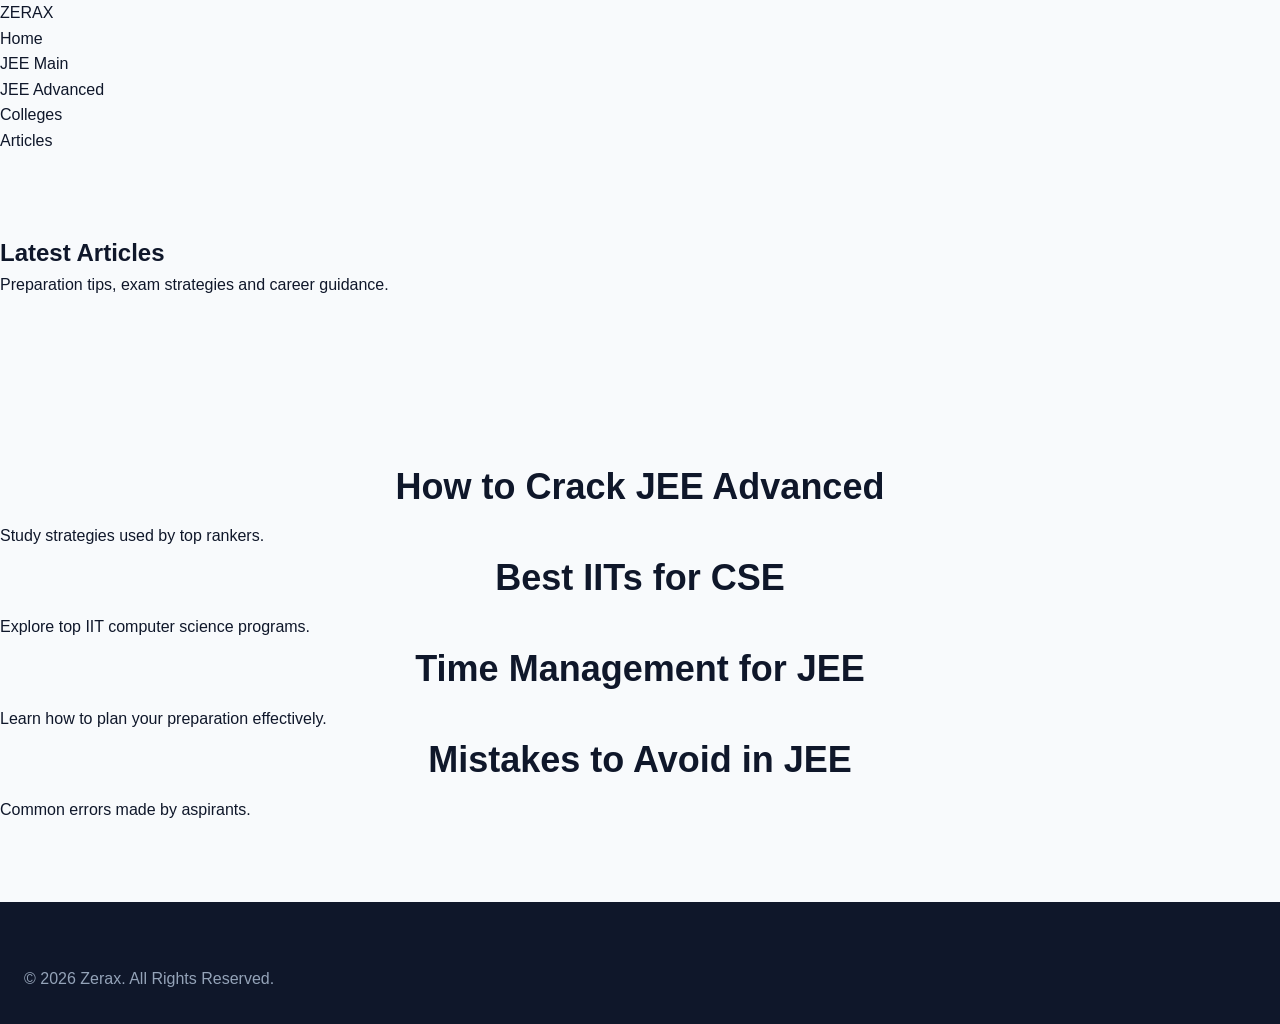
<file: articles.html>
<!DOCTYPE html>
<html lang="en">
<head>
    <meta charset="UTF-8">
    <meta name="viewport" content="width=device-width, initial-scale=1.0">
    <title>Articles - Zerax</title>
    <link rel="stylesheet" href="style.css">
</head>
<body>

<nav>
    <div class="logo">ZERAX</div>

    <ul>
        <li><a href="index.html">Home</a></li>
        <li><a href="jee-main.html">JEE Main</a></li>
        <li><a href="jee-advanced.html">JEE Advanced</a></li>
        <li><a href="colleges.html">Colleges</a></li>
        <li><a href="articles.html">Articles</a></li>
    </ul>
</nav>

<section class="exam-hero">
    <h1>Latest Articles</h1>
    <p>Preparation tips, exam strategies and career guidance.</p>
</section>

<section class="info-section">

    <div class="info-card">
        <h2>How to Crack JEE Advanced</h2>
        <p>Study strategies used by top rankers.</p>
    </div>

    <div class="info-card">
        <h2>Best IITs for CSE</h2>
        <p>Explore top IIT computer science programs.</p>
    </div>

    <div class="info-card">
        <h2>Time Management for JEE</h2>
        <p>Learn how to plan your preparation effectively.</p>
    </div>

    <div class="info-card">
        <h2>Mistakes to Avoid in JEE</h2>
        <p>Common errors made by aspirants.</p>
    </div>

</section>

<footer>
    <p>© 2026 Zerax. All Rights Reserved.</p>
</footer>
<link rel="stylesheet" href="style.css">
</body>
</html>
</file>
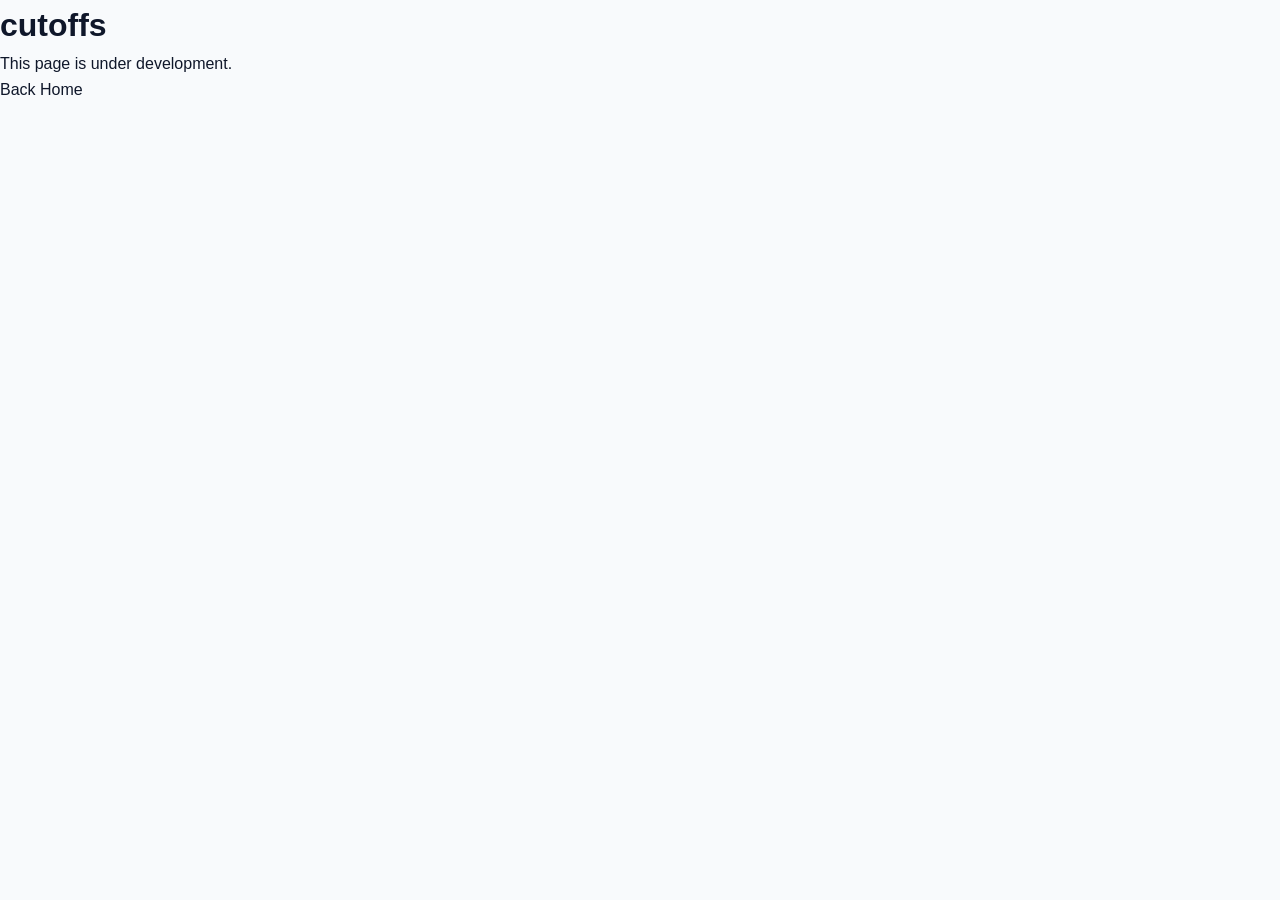
<file: cutoffs.html>
<!DOCTYPE html>
<html>
<head>
    <title>cutoffs - Zerax</title>
    <link rel="stylesheet" href="style.css">
</head>
<body>

<h1>cutoffs</h1>
<p>This page is under development.</p>

<a href="index.html">Back Home</a>

</body>
</html>
</file>
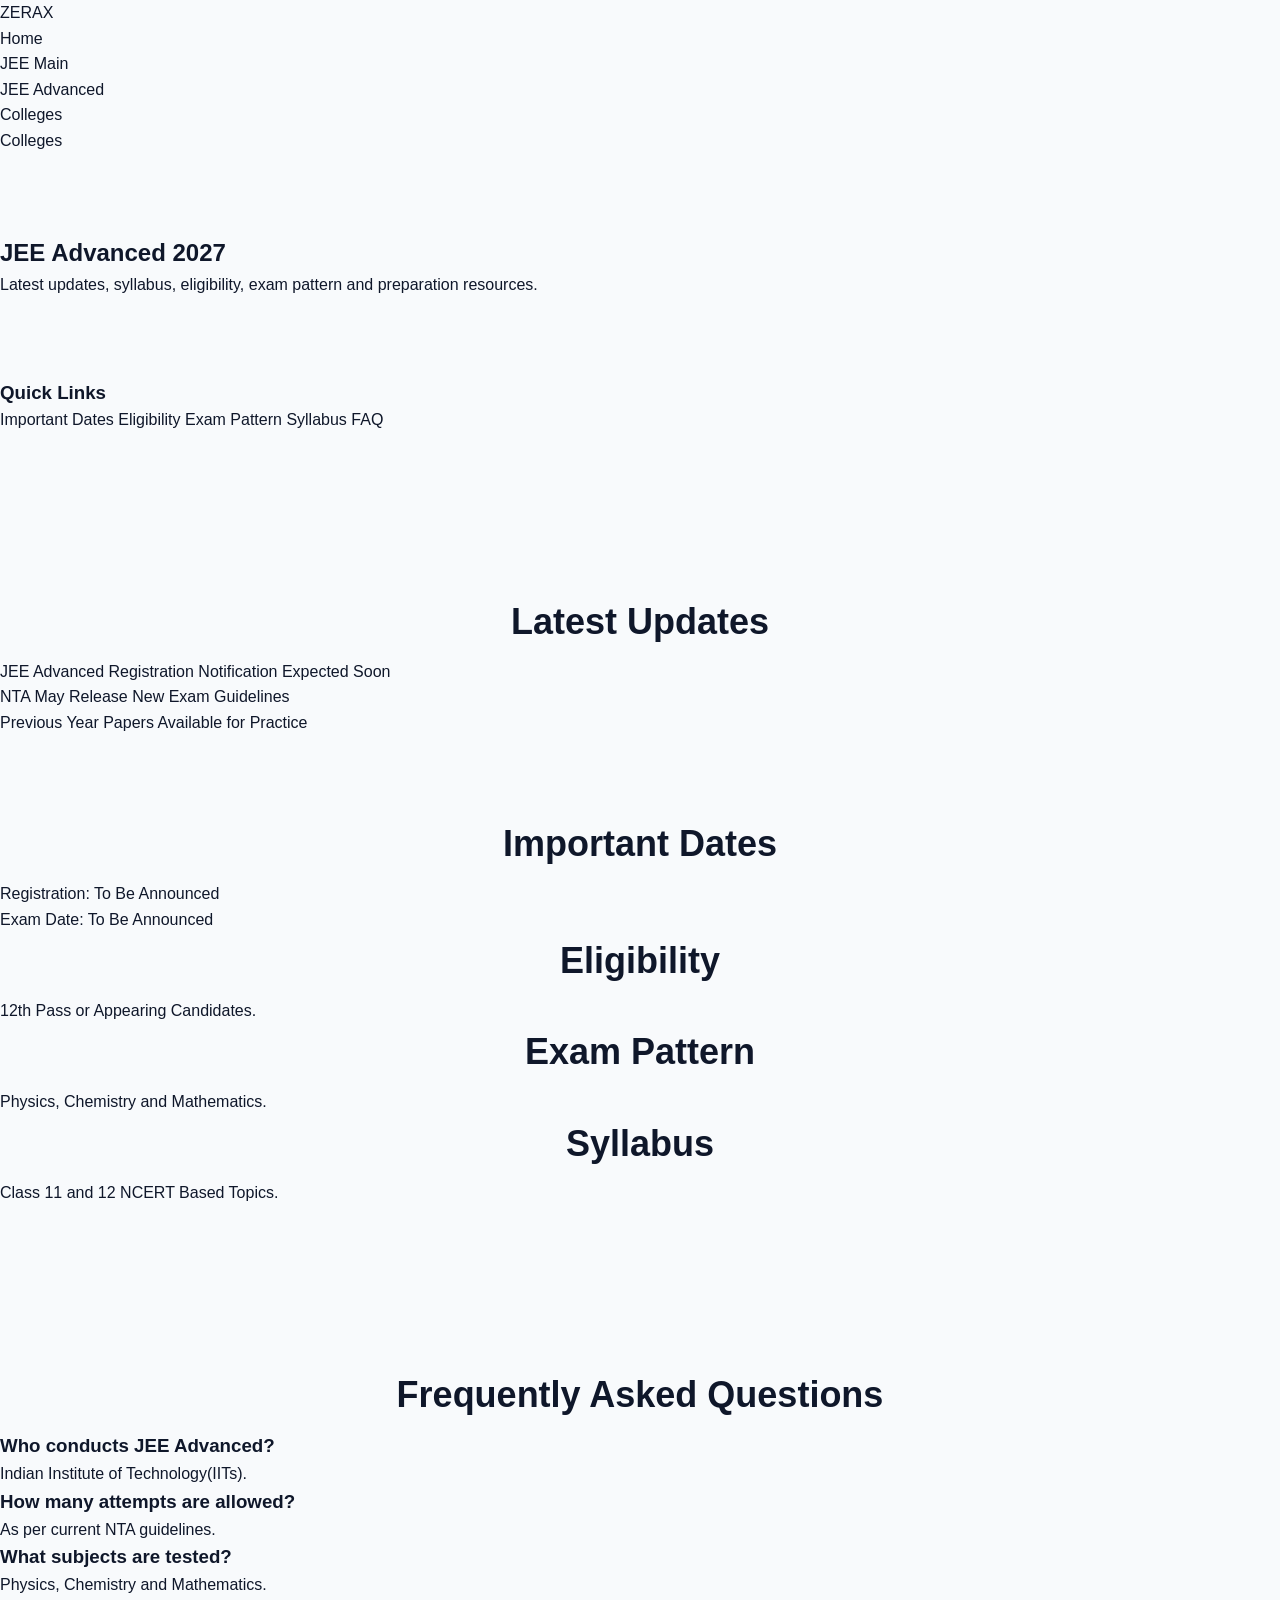
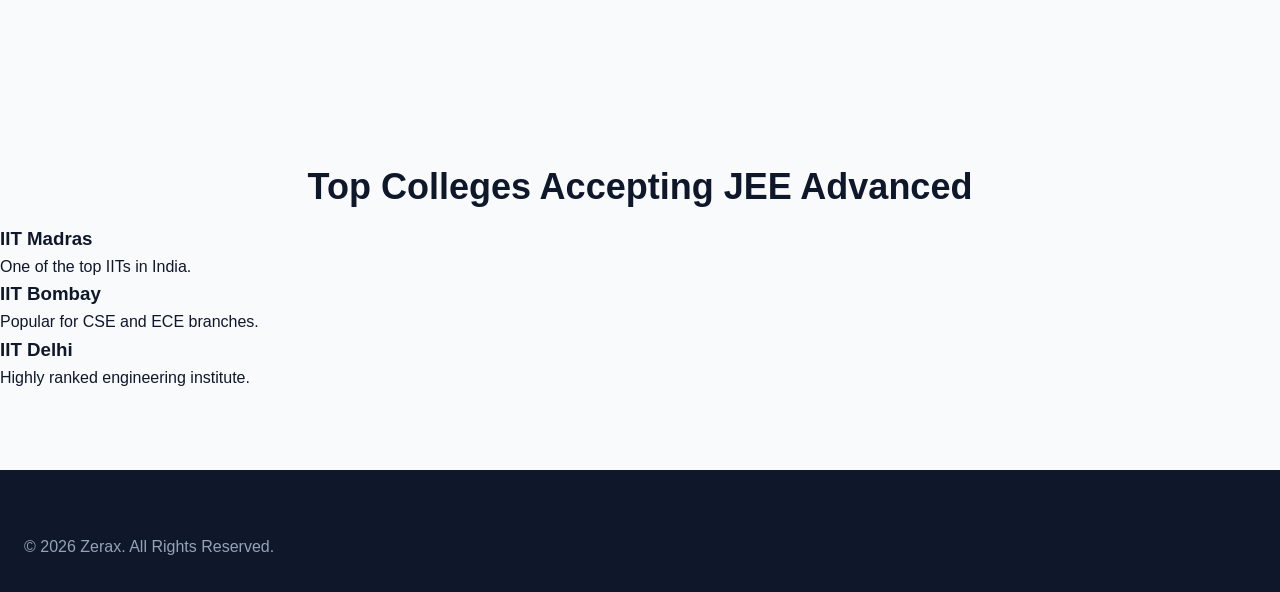
<file: jee-advanced.html>
<!DOCTYPE html>
<html lang="en">
<head>
    <meta charset="UTF-8">
    <meta name="viewport" content="width=device-width, initial-scale=1.0">
    <title>JEE Advanced 2027 - Zerax</title>
    <link rel="stylesheet" href="style.css">
</head>
<body>

<nav>
    <div class="logo">ZERAX</div>

    <ul>
         <li><a href="index.html">Home</a></li>
        <li><a href="jee-main.html">JEE Main</a></li>
        <li><a href="jee-advanced.html">JEE Advanced</a></li>
        <li><a href="colleges.html">Colleges</a></li>
        <li><a href="artcles.html">Colleges</a></li>
    </ul>
</nav>

<section class="exam-hero">
    <h1>JEE Advanced 2027</h1>
    <p>Latest updates, syllabus, eligibility, exam pattern and preparation resources.</p>
</section>

<div class="page-layout">

    <aside class="sidebar">
        <h3>Quick Links</h3>

        <a href="#">Important Dates</a>
        <a href="#">Eligibility</a>
        <a href="#">Exam Pattern</a>
        <a href="#">Syllabus</a>
        <a href="#">FAQ</a>
    </aside>

    <main class="content-area">

        <!-- Put all your existing cards and FAQ section here -->

    </main>

</div>

<section class="info-section">
<section class="latest-updates">

    <h2>Latest Updates</h2>

    <div class="update-card">
        JEE Advanced Registration Notification Expected Soon
    </div>

    <div class="update-card">
        NTA May Release New Exam Guidelines
    </div>

    <div class="update-card">
        Previous Year Papers Available for Practice
    </div>

</section>
    <div class="info-card">
        <h2>Important Dates</h2>
        <p>Registration: To Be Announced</p>
        <p>Exam Date: To Be Announced</p>
    </div>
  
    <div class="info-card">
        <h2>Eligibility</h2>
        <p>12th Pass or Appearing Candidates.</p>
    </div>

    <div class="info-card">
        <h2>Exam Pattern</h2>
        <p>Physics, Chemistry and Mathematics.</p>
    </div>

    <div class="info-card">
        <h2>Syllabus</h2>
        <p>Class 11 and 12 NCERT Based Topics.</p>
    </div>
</section>
<section class="faq-section">

    <h2>Frequently Asked Questions</h2>

    <div class="faq-card">
        <h3>Who conducts JEE Advanced?</h3>
        <p>Indian Institute of Technology(IITs).</p>
    </div>

    <div class="faq-card">
        <h3>How many attempts are allowed?</h3>
        <p>As per current NTA guidelines.</p>
    </div>

    <div class="faq-card">
        <h3>What subjects are tested?</h3>
        <p>Physics, Chemistry and Mathematics.</p>
    </div>

</section>

<section class="top-colleges">

    <h2>Top Colleges Accepting JEE Advanced</h2>

    <div class="college-card">
        <h3>IIT Madras</h3>
        <p>One of the top IITs in India.</p>
    </div>

    <div class="college-card">
        <h3>IIT Bombay</h3>
        <p>Popular for CSE and ECE branches.</p>
    </div>

    <div class="college-card">
        <h3>IIT Delhi</h3>
        <p>Highly ranked engineering institute.</p>
    </div>

</section>

<footer>
    <p>© 2026 Zerax. All Rights Reserved.</p>
</footer>

</body>
</html>
</file>
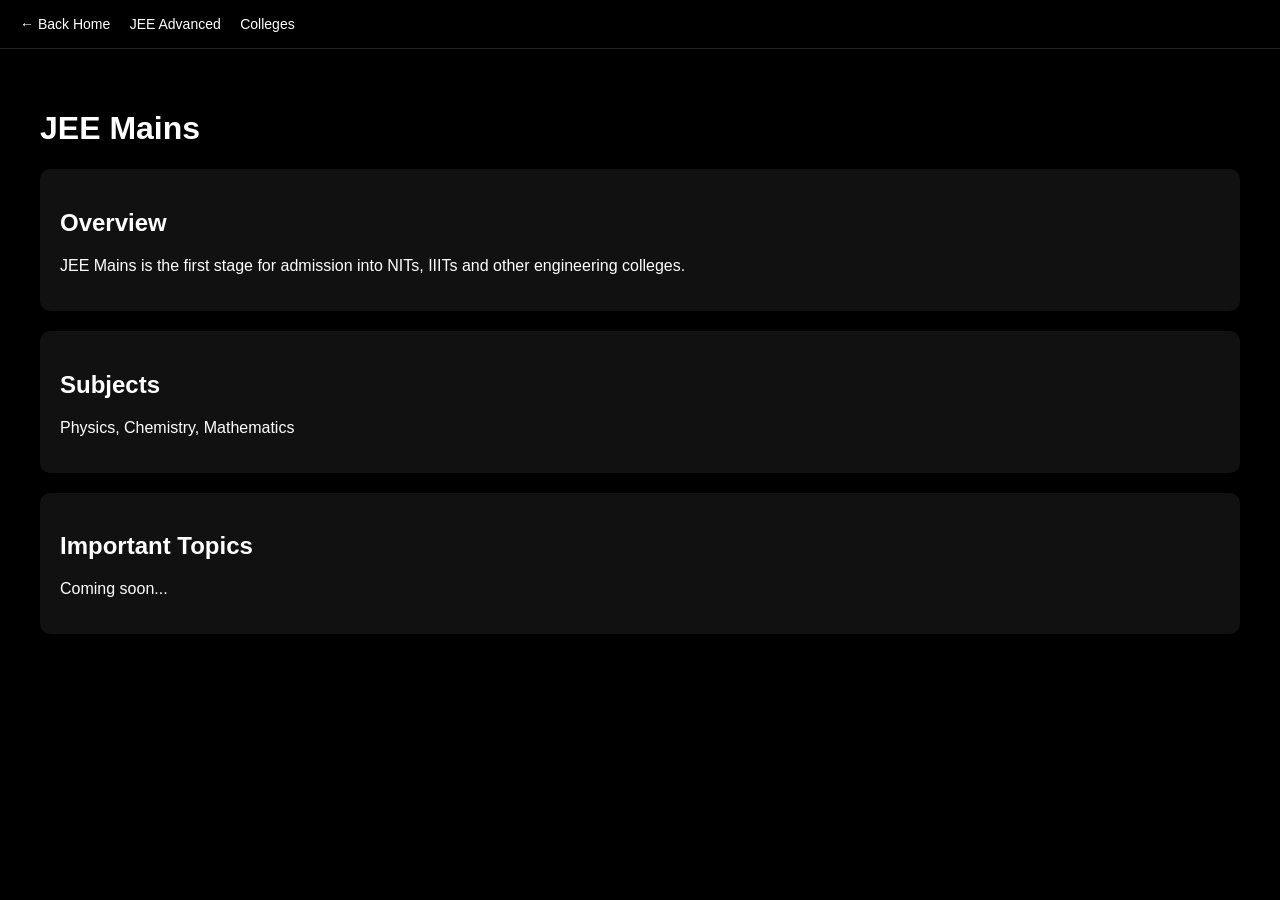
<file: jee-main (2).html>
<!DOCTYPE html>
<html lang="en">
<head>
  <meta charset="UTF-8">
  <title>JEE Mains - Zerax</title>

  <style>
    body {
      margin: 0;
      font-family: Arial;
      background: #000;
      color: white;
    }

    .header {
      padding: 15px 20px;
      background: #000;
      border-bottom: 1px solid #222;
    }

    .header a {
      color: white;
      text-decoration: none;
      margin-right: 15px;
      font-size: 14px;
    }

    .container {
      padding: 40px;
    }

    h1 {
      font-size: 32px;
    }

    .box {
      background: #111;
      padding: 20px;
      border-radius: 10px;
      margin-top: 20px;
    }

  </style>
</head>

<body>

  <div class="header">
    <a href="index.html">← Back Home</a>
    <a href="jee-advanced.html">JEE Advanced</a>
    <a href="colleges.html">Colleges</a>
  </div>

  <div class="container">
    <h1>JEE Mains</h1>

    <div class="box">
      <h2>Overview</h2>
      <p>JEE Mains is the first stage for admission into NITs, IIITs and other engineering colleges.</p>
    </div>

    <div class="box">
      <h2>Subjects</h2>
      <p>Physics, Chemistry, Mathematics</p>
    </div>

    <div class="box">
      <h2>Important Topics</h2>
      <p>Coming soon...</p>
    </div>

  </div>

</body>
</html>
</file>
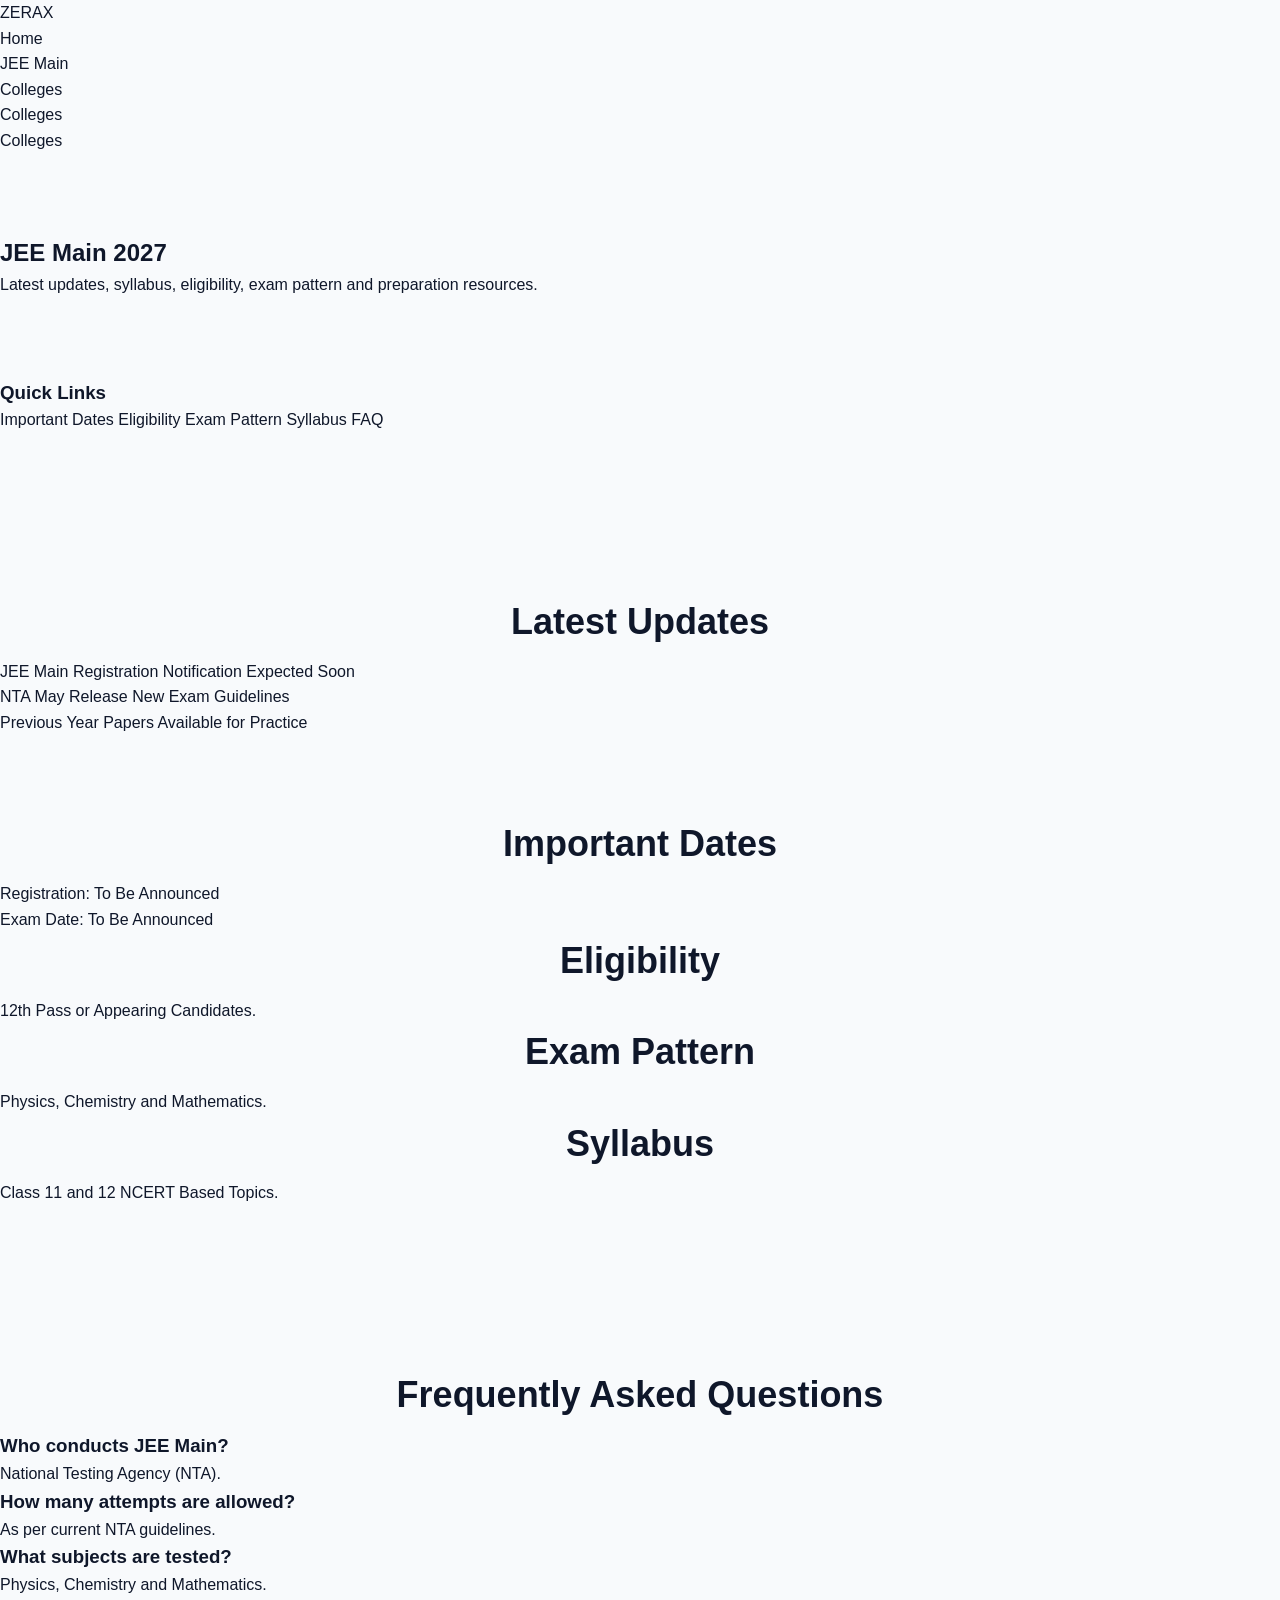
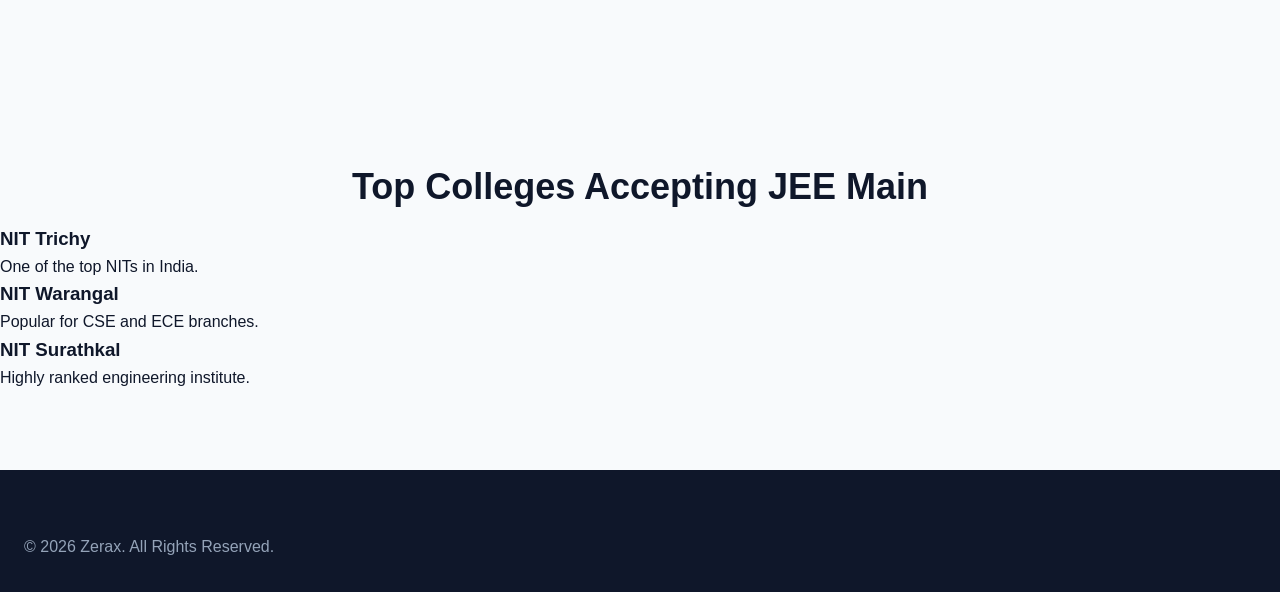
<file: jee-main.html>
<!DOCTYPE html>
<html lang="en">
<head>
    <meta charset="UTF-8">
    <meta name="viewport" content="width=device-width, initial-scale=1.0">
    <title>JEE Main 2027 - Zerax</title>
    <link rel="stylesheet" href="style.css">
</head>
<body>

<nav>
    <div class="logo">ZERAX</div>

    <ul>
        <li><a href="index.html">Home</a></li>
        <li><a href="jee-main.html">JEE Main</a></li>
        <li><a href="jee advanced.html">Colleges</a></li>
        <li><a href="colleges.html">Colleges</a></li>
        <li><a href="articles.html">Colleges</a></li>
    </ul>
</nav>

<section class="exam-hero">
    <h1>JEE Main 2027</h1>
    <p>Latest updates, syllabus, eligibility, exam pattern and preparation resources.</p>
</section>

<div class="page-layout">

    <aside class="sidebar">
        <h3>Quick Links</h3>

        <a href="#">Important Dates</a>
        <a href="#">Eligibility</a>
        <a href="#">Exam Pattern</a>
        <a href="#">Syllabus</a>
        <a href="#">FAQ</a>
    </aside>

    <main class="content-area">

        <!-- Put all your existing cards and FAQ section here -->

    </main>

</div>

<section class="info-section">
<section class="latest-updates">

    <h2>Latest Updates</h2>

    <div class="update-card">
        JEE Main Registration Notification Expected Soon
    </div>

    <div class="update-card">
        NTA May Release New Exam Guidelines
    </div>

    <div class="update-card">
        Previous Year Papers Available for Practice
    </div>

</section>
    <div class="info-card">
        <h2>Important Dates</h2>
        <p>Registration: To Be Announced</p>
        <p>Exam Date: To Be Announced</p>
    </div>
  
    <div class="info-card">
        <h2>Eligibility</h2>
        <p>12th Pass or Appearing Candidates.</p>
    </div>

    <div class="info-card">
        <h2>Exam Pattern</h2>
        <p>Physics, Chemistry and Mathematics.</p>
    </div>

    <div class="info-card">
        <h2>Syllabus</h2>
        <p>Class 11 and 12 NCERT Based Topics.</p>
    </div>
</section>
<section class="faq-section">

    <h2>Frequently Asked Questions</h2>

    <div class="faq-card">
        <h3>Who conducts JEE Main?</h3>
        <p>National Testing Agency (NTA).</p>
    </div>

    <div class="faq-card">
        <h3>How many attempts are allowed?</h3>
        <p>As per current NTA guidelines.</p>
    </div>

    <div class="faq-card">
        <h3>What subjects are tested?</h3>
        <p>Physics, Chemistry and Mathematics.</p>
    </div>

</section>

<section class="top-colleges">

    <h2>Top Colleges Accepting JEE Main</h2>

    <div class="college-card">
        <h3>NIT Trichy</h3>
        <p>One of the top NITs in India.</p>
    </div>

    <div class="college-card">
        <h3>NIT Warangal</h3>
        <p>Popular for CSE and ECE branches.</p>
    </div>

    <div class="college-card">
        <h3>NIT Surathkal</h3>
        <p>Highly ranked engineering institute.</p>
    </div>

</section>

<footer>
    <p>© 2026 Zerax. All Rights Reserved.</p>
</footer>

</body>
</html>
</file>
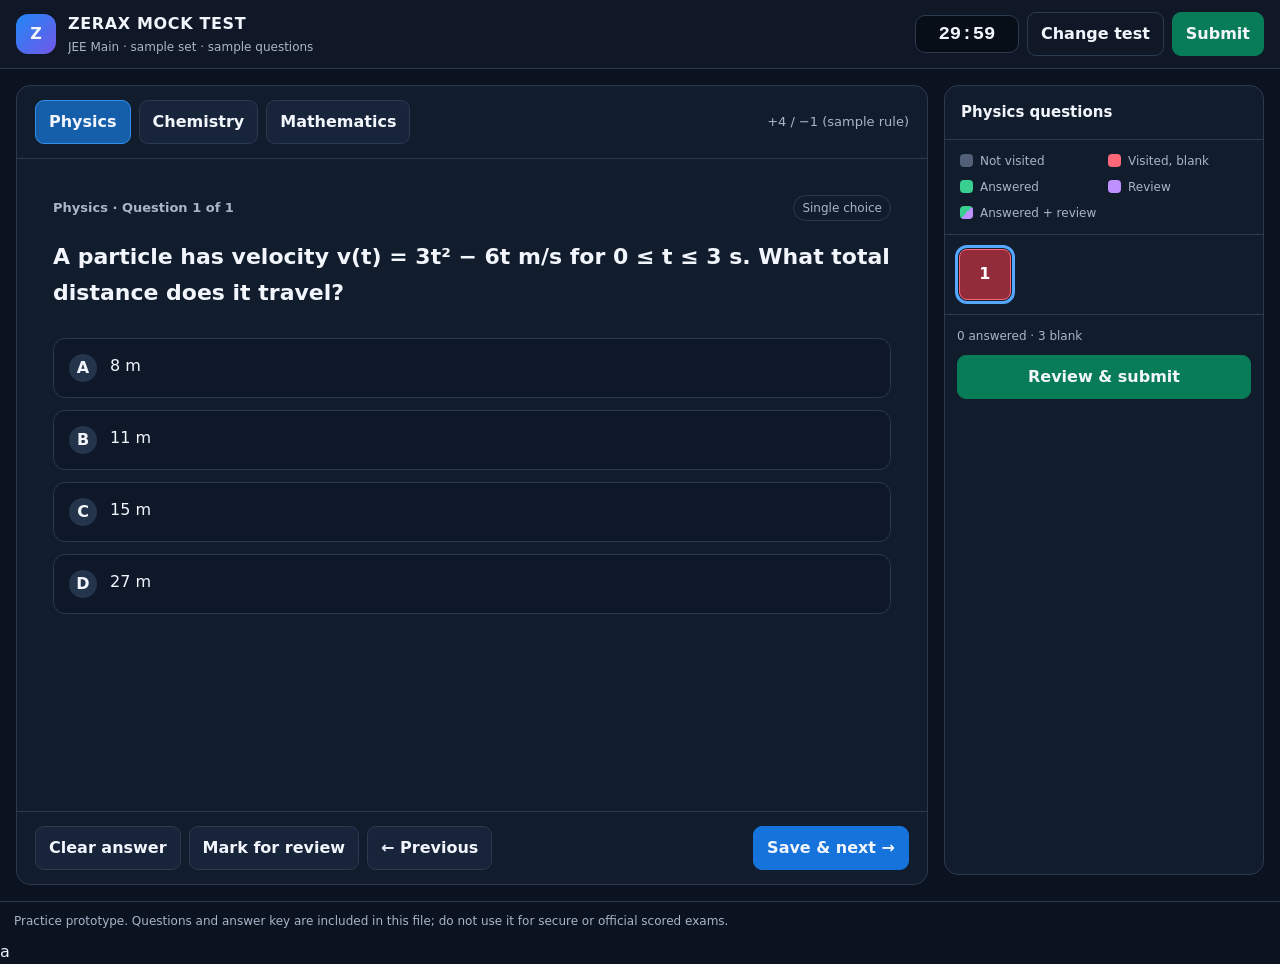
<file: mock test 1.html>
<!doctype html>
<html lang="en">
<head>
  <meta charset="utf-8">
  <meta name="viewport" content="width=device-width,initial-scale=1,viewport-fit=cover">
  <meta name="theme-color" content="#101827">
  <title>Zerax | Mock Test</title>
  <style>
    :root{color-scheme:dark;--bg:#0b1220;--panel:#111c2d;--panel2:#172439;--line:#2a3a51;--text:#f2f6fc;--muted:#a8b6c9;--blue:#55a7ff;--green:#38cf91;--red:#ff6878;--purple:#bd91ff;--amber:#ffca6b;font:16px/1.5 system-ui,-apple-system,"Segoe UI",sans-serif}
    *{box-sizing:border-box}body{margin:0;background:var(--bg);color:var(--text);min-height:100dvh}button,input{font:inherit}button{cursor:pointer;color:inherit}.hidden{display:none!important}.app{min-height:100dvh;display:flex;flex-direction:column}.top{position:sticky;top:0;z-index:5;background:#101827;border-bottom:1px solid var(--line);padding:12px max(16px,env(safe-area-inset-left));display:flex;align-items:center;justify-content:space-between;gap:16px}.brand{display:flex;align-items:center;gap:12px;min-width:0}.logo{width:40px;height:40px;border-radius:12px;background:linear-gradient(135deg,#2087f6,#7357e8);display:grid;place-items:center;font-weight:900}.brand h1{font-size:16px;margin:0;letter-spacing:.04em}.brand p{font-size:12px;margin:2px 0 0;color:var(--muted);white-space:nowrap;overflow:hidden;text-overflow:ellipsis}.top-actions{display:flex;align-items:center;gap:8px}.timer{font:700 19px ui-monospace,monospace;background:#080e18;border:1px solid var(--line);padding:7px 12px;border-radius:10px;min-width:104px;text-align:center}.timer.warn{color:var(--red);border-color:var(--red)}.btn{border:1px solid var(--line);background:var(--panel2);padding:9px 13px;border-radius:9px;font-weight:650}.btn:hover{filter:brightness(1.13)}.btn.primary{background:#1673dc;border-color:#1673dc}.btn.success{background:#087c57;border-color:#087c57}.btn.danger{background:#9d2938;border-color:#9d2938}.btn.ghost{background:transparent}.main{width:min(1500px,100%);margin:auto;padding:16px;display:grid;grid-template-columns:minmax(0,1fr) 320px;gap:16px;flex:1}.work,.side{background:var(--panel);border:1px solid var(--line);border-radius:14px;min-width:0}.work{display:flex;flex-direction:column;min-height:calc(100dvh - 100px)}.work-head{padding:14px 18px;border-bottom:1px solid var(--line);display:flex;align-items:center;justify-content:space-between;gap:12px}.tabs{display:flex;gap:8px;overflow:auto}.tab{white-space:nowrap}.tab.active{background:#155eaa;border-color:#338eed}.marking{font-size:13px;color:var(--muted);white-space:nowrap}.question{padding:clamp(18px,4vw,36px);flex:1}.qmeta{display:flex;justify-content:space-between;align-items:center;gap:12px;color:var(--muted);font-size:13px;margin-bottom:18px}.qtext{font-size:clamp(18px,2vw,22px);line-height:1.65;margin:0 0 26px;white-space:pre-wrap}.options{display:grid;gap:12px;max-width:900px}.option{display:flex;align-items:flex-start;gap:13px;padding:15px;border:1px solid var(--line);border-radius:12px;background:#0e1828;text-align:left;width:100%}.option:hover{border-color:#5489bd}.option.selected{border-color:var(--blue);background:#102d4a;box-shadow:0 0 0 1px var(--blue)}.letter{width:28px;height:28px;flex:none;border-radius:50%;display:grid;place-items:center;background:#24344a;font-weight:700}.option.selected .letter{background:#1673dc}.numeric{display:flex;gap:10px;max-width:480px}.numeric input{min-width:0;flex:1;padding:12px 14px;background:#080e18;color:var(--text);border:1px solid var(--line);border-radius:10px;font-size:20px}.hint{font-size:13px;color:var(--muted);margin:9px 0}.actions{border-top:1px solid var(--line);padding:14px 18px;display:flex;gap:8px;align-items:center;flex-wrap:wrap}.spacer{flex:1}.side{display:flex;flex-direction:column;max-height:calc(100dvh - 110px);position:sticky;top:82px}.side h2{font-size:15px;margin:0;padding:15px 16px;border-bottom:1px solid var(--line)}.legend{padding:12px 15px;display:grid;grid-template-columns:1fr 1fr;gap:8px;font-size:12px;color:var(--muted);border-bottom:1px solid var(--line)}.legend span{display:flex;align-items:center;gap:7px}.dot{width:13px;height:13px;border-radius:4px;background:#526178;display:inline-block}.dot.answered{background:var(--green)}.dot.review{background:var(--purple)}.dot.both{background:linear-gradient(135deg,var(--green) 50%,var(--purple) 50%)}.dot.unanswered{background:var(--red)}.grid{padding:14px;overflow:auto;display:grid;grid-template-columns:repeat(5,minmax(36px,1fr));gap:8px;align-content:start}.qbtn{aspect-ratio:1;border:1px solid #45546a;background:#253247;border-radius:8px;color:white;font-weight:700}.qbtn.answered{background:#087c57;border-color:var(--green)}.qbtn.unanswered{background:#922c3a;border-color:var(--red)}.qbtn.review{background:#7045a6;border-color:var(--purple)}.qbtn.both{background:linear-gradient(135deg,#087c57 50%,#7045a6 50%);border-color:var(--purple)}.qbtn.current{outline:3px solid var(--blue);outline-offset:1px}.side-foot{padding:12px;border-top:1px solid var(--line)}.summary{font-size:12px;color:var(--muted);display:flex;justify-content:space-between;margin-bottom:10px}.overlay{position:fixed;inset:0;z-index:20;background:#050a12dd;display:grid;place-items:center;padding:16px;overflow:auto}.dialog{width:min(560px,100%);background:var(--panel);border:1px solid var(--line);border-radius:16px;padding:22px;max-height:90dvh;overflow:auto;box-shadow:0 20px 80px #0009}.dialog h2{margin:0 0 8px}.dialog p,.dialog li{color:var(--muted)}.dialog-actions{display:flex;justify-content:flex-end;gap:8px;margin-top:20px}.result{width:min(1050px,100%)}.metrics{display:grid;grid-template-columns:repeat(4,1fr);gap:10px;margin:18px 0}.metric{background:#0c1523;border:1px solid var(--line);padding:15px;border-radius:12px}.metric small{display:block;color:var(--muted)}.metric strong{display:block;font-size:25px;margin-top:4px}.review-list{display:grid;gap:10px;margin-top:20px}.review-card{padding:15px;background:#0c1523;border:1px solid var(--line);border-radius:12px}.review-card h3{font-size:15px;margin:0 0 8px}.review-card p{margin:7px 0}.pill{display:inline-block;border:1px solid var(--line);padding:3px 8px;border-radius:99px;color:var(--muted);font-size:12px}.notice{font-size:12px;color:var(--muted);padding:10px 14px;border-top:1px solid var(--line)}:focus-visible{outline:3px solid var(--amber);outline-offset:2px}
    @media(max-width:900px){.main{grid-template-columns:1fr}.work{min-height:60dvh}.side{position:static;max-height:45dvh}.grid{grid-template-columns:repeat(8,minmax(32px,1fr))}.top{flex-wrap:wrap}.brand{flex:1}.top-actions{margin-left:auto}}
    @media(max-width:560px){.top{padding:9px 12px}.brand h1{font-size:14px}.brand p{max-width:52vw}.logo{width:34px;height:34px}.top-actions{gap:5px}.top-actions .btn{padding:7px 9px;font-size:13px}.timer{font-size:16px;min-width:88px;padding:6px 8px}.main{padding:9px;gap:9px}.work{min-height:58dvh}.work-head{padding:10px;align-items:flex-start;flex-direction:column}.tabs{width:100%}.question{padding:17px 13px}.actions{padding:10px;gap:6px}.actions .btn{padding:8px 10px;font-size:13px}.grid{grid-template-columns:repeat(6,minmax(32px,1fr));gap:6px}.metrics{grid-template-columns:repeat(2,1fr)}.dialog{padding:17px}.numeric{flex-wrap:wrap}.numeric input{flex-basis:100%}}
  </style>
</head>
<body>
<div class="app" id="app">
  <header class="top">
    <div class="brand"><div class="logo" aria-hidden="true">Z</div><div><h1>ZERAX MOCK TEST</h1><p id="examTitle">Practice mode · sample questions</p></div></div>
    <div class="top-actions"><div id="timer" class="timer" role="timer" aria-live="off">00:00</div><button id="changeExam" class="btn ghost">Change test</button><button id="submitTop" class="btn success">Submit</button></div>
  </header>
  <main class="main" id="testScreen">
    <section class="work" aria-label="Test question">
      <div class="work-head"><div class="tabs" id="sectionTabs" role="tablist" aria-label="Subjects"></div><div class="marking" id="marking"></div></div>
      <div class="question"><div class="qmeta"><strong id="questionNumber"></strong><span id="questionType" class="pill"></span></div><h2 class="qtext" id="questionText"></h2><div class="options" id="answerArea"></div><p class="hint" id="answerHint"></p></div>
      <div class="actions"><button class="btn" id="clearAnswer">Clear answer</button><button class="btn" id="markReview">Mark for review</button><button class="btn" id="previous">← Previous</button><span class="spacer"></span><button class="btn primary" id="next">Save &amp; next →</button></div>
    </section>
    <aside class="side" aria-label="Question palette"><h2 id="paletteTitle">Questions</h2><div class="legend"><span><i class="dot"></i>Not visited</span><span><i class="dot unanswered"></i>Visited, blank</span><span><i class="dot answered"></i>Answered</span><span><i class="dot review"></i>Review</span><span><i class="dot both"></i>Answered + review</span></div><div class="grid" id="palette"></div><div class="side-foot"><div class="summary" id="counts"></div><button id="submitSide" class="btn success" style="width:100%">Review &amp; submit</button></div></aside>
  </main>
  <div class="notice">Practice prototype. Questions and answer key are included in this file; do not use it for secure or official scored exams.</div>
</div>
<div id="modalRoot"></div>
<script>
/* Sample-only data. Replace with reviewed, versioned exam content before publication. */
const TESTS={
  jee:{name:'JEE Main · sample set',duration:30*60,sections:[
    {name:'Physics',questions:[{id:'jp1',type:'single',text:'A particle has velocity v(t) = 3t² − 6t m/s for 0 ≤ t ≤ 3 s. What total distance does it travel?',options:['8 m','11 m','15 m','27 m'],answer:0,explanation:'The velocity changes sign at t = 2. The distance from 0 to 2 s is 4 m; from 2 to 3 s it is 4 m. Total distance = 8 m.',marks:4,penalty:1}]},
    {name:'Chemistry',questions:[{id:'jc1',type:'single',text:'Which of the following is the conjugate base of H₂CO₃ after loss of one proton?',options:['CO₃²⁻','HCO₃⁻','H₃CO₃⁺','OH⁻'],answer:1,explanation:'Loss of one proton from H₂CO₃ produces HCO₃⁻.',marks:4,penalty:1}]},
    {name:'Mathematics',questions:[{id:'jm1',type:'numeric',text:'How many distinct real roots does (x − 2)² = 0 have?',answer:1,tolerance:0,explanation:'There is one distinct root, x = 2.',marks:4,penalty:1}]}
  ]},
  neet:{name:'NEET UG · sample set',duration:30*60,sections:[
    {name:'Botany',questions:[{id:'nb1',type:'single',text:'Which plant hormone is primarily associated with apical dominance?',options:['Auxin','Gibberellin','Cytokinin','Abscisic acid'],answer:0,explanation:'Auxin from the shoot apex suppresses the growth of lateral buds.',marks:4,penalty:1}]},
    {name:'Zoology',questions:[{id:'nz1',type:'single',text:'Which chamber pumps oxygenated blood into the aorta?',options:['Left ventricle','Right ventricle','Left atrium','Right atrium'],answer:0,explanation:'The left ventricle pumps oxygenated blood through the aortic valve.',marks:4,penalty:1}]}
  ]},
  advanced:{name:'JEE Advanced · sample set',duration:30*60,sections:[
    {name:'Physics',questions:[{id:'ap1',type:'multi',text:'Select all true statements about electromagnetic waves in vacuum.',options:['Electric and magnetic fields are mutually perpendicular.','They are longitudinal waves.','Their speed in vacuum is independent of frequency.','Electric and magnetic field energy densities are equal.'],answer:[0,2,3],explanation:'In vacuum, electromagnetic waves are transverse, travel at c independent of frequency, and have equal electric and magnetic energy densities.',marks:4,penalty:0}]},
    {name:'Chemistry',questions:[{id:'ac1',type:'numeric',text:'Enter the number of distinct real roots of x² − 4x + 4 = 0.',answer:1,tolerance:0,explanation:'(x − 2)² = 0 has one distinct real root.',marks:4,penalty:0}]},
    {name:'Mathematics',questions:[{id:'am1',type:'single',text:'If f(x) = x², what is f′(3)?',options:['3','6','9','12'],answer:1,explanation:'f′(x) = 2x, so f′(3) = 6.',marks:4,penalty:1}]}
  ]}
};
const $=s=>document.querySelector(s);let testKey='jee',exam,sectionIndex=0,questionIndex=0,answers={},deadline=0,timerId=null,finished=false;
function allQuestions(){return exam.sections.flatMap((s,si)=>s.questions.map((q,qi)=>({q,si,qi})))}
function current(){return exam.sections[sectionIndex].questions[questionIndex]}
function state(q){return answers[q.id]}
function attempted(q){let a=state(q);return q.type==='numeric'?a.value.trim()!=='' : q.type==='multi'?a.selected.length>0:a.selected!==null}
function status(q){const a=state(q),has=attempted(q);return has?(a.review?'both':'answered'):(a.review?'review':a.visited?'unanswered':'')}
function start(key=testKey){if(timerId)clearInterval(timerId);testKey=key;exam=TESTS[key];sectionIndex=0;questionIndex=0;finished=false;answers={};for(const {q} of allQuestions())answers[q.id]={visited:false,selected:null,value:'',review:false};deadline=Date.now()+exam.duration*1000;$('#examTitle').textContent=exam.name+' · sample questions';$('#testScreen').classList.remove('hidden');tick();timerId=setInterval(tick,500);render()}
function renderTabs(){let root=$('#sectionTabs');root.replaceChildren();exam.sections.forEach((s,i)=>{let b=document.createElement('button');b.className='btn tab '+(i===sectionIndex?'active':'');b.setAttribute('role','tab');b.setAttribute('aria-selected',i===sectionIndex);b.textContent=s.name;b.onclick=()=>{sectionIndex=i;questionIndex=0;render()};root.append(b)});let sec=exam.sections[sectionIndex];$('#marking').textContent=`+${sec.questions[0]?.marks??4} / −${sec.questions[0]?.penalty??0} (sample rule)`}
function render(){if(finished)return;let q=current(),a=state(q);a.visited=true;renderTabs();$('#questionNumber').textContent=`${exam.sections[sectionIndex].name} · Question ${questionIndex+1} of ${exam.sections[sectionIndex].questions.length}`;$('#questionType').textContent=q.type==='multi'?'Select all that apply':q.type==='numeric'?'Numerical answer':'Single choice';$('#questionText').textContent=q.text;$('#answerHint').textContent=q.type==='multi'?'Choose every correct option.':q.type==='numeric'?'Enter a number. Use the keyboard or keypad on your device.':'';let area=$('#answerArea');area.replaceChildren();if(q.type==='numeric'){let wrap=document.createElement('div');wrap.className='numeric';let input=document.createElement('input');input.type='number';input.inputMode='decimal';input.step='any';input.setAttribute('aria-label','Numerical answer');input.value=a.value;input.oninput=()=>{a.value=input.value;renderPalette()};wrap.append(input);area.append(wrap);input.focus({preventScroll:true})}else q.options.forEach((label,i)=>{let b=document.createElement('button');let selected=q.type==='multi'?a.selected.includes(i):a.selected===i;b.type='button';b.className='option'+(selected?' selected':'');b.setAttribute('aria-pressed',selected);let letter=document.createElement('span');letter.className='letter';letter.textContent=String.fromCharCode(65+i);let text=document.createElement('span');text.textContent=label;b.append(letter,text);b.onclick=()=>{if(q.type==='multi'){a.selected=selected?a.selected.filter(x=>x!==i):[...a.selected,i]}else a.selected=i;render()};area.append(b)});$('#markReview').textContent=a.review?'Remove review mark':'Mark for review';$('#previous').disabled=sectionIndex===0&&questionIndex===0;renderPalette();renderCounts()}
function renderPalette(){let root=$('#palette');root.replaceChildren();exam.sections[sectionIndex].questions.forEach((q,i)=>{let b=document.createElement('button');b.className='qbtn '+status(q)+(i===questionIndex?' current':'');b.textContent=i+1;b.setAttribute('aria-label',`Question ${i+1}${status(q)?', '+status(q):', not visited'}${i===questionIndex?', current':''}`);b.onclick=()=>{questionIndex=i;render()};root.append(b)});$('#paletteTitle').textContent=exam.sections[sectionIndex].name+' questions'}
function renderCounts(){let qs=allQuestions().map(x=>x.q);$('#counts').textContent=`${qs.filter(q=>attempted(q)).length} answered · ${qs.filter(q=>!attempted(q)).length} blank`}
function go(step){let sec=exam.sections[sectionIndex];if(step<0){if(questionIndex>0)questionIndex--;else if(sectionIndex>0){sectionIndex--;questionIndex=exam.sections[sectionIndex].questions.length-1}}else if(questionIndex<sec.questions.length-1)questionIndex++;else if(sectionIndex<exam.sections.length-1){sectionIndex++;questionIndex=0}render()}
function tick(){let left=Math.max(0,Math.ceil((deadline-Date.now())/1000));$('#timer').textContent=`${String(Math.floor(left/60)).padStart(2,'0')}:${String(left%60).padStart(2,'0')}`;$('#timer').classList.toggle('warn',left<=300);if(left===0&&!finished){clearInterval(timerId);showSubmit(true)}}
function dialog(title,body,buttons){let root=$('#modalRoot');root.replaceChildren();let overlay=document.createElement('div');overlay.className='overlay';let d=document.createElement('section');d.className='dialog';d.setAttribute('role','dialog');d.setAttribute('aria-modal','true');d.setAttribute('aria-labelledby','dialogTitle');let h=document.createElement('h2');h.id='dialogTitle';h.textContent=title;let content=document.createElement('div');content.innerHTML=body;let actions=document.createElement('div');actions.className='dialog-actions';d.append(h,content,actions);buttons.forEach(({label,cls,fn})=>{let b=document.createElement('button');b.className='btn '+(cls||'');b.textContent=label;b.onclick=()=>{root.replaceChildren();fn()};actions.append(b)});overlay.append(d);root.append(overlay);d.querySelector('button')?.focus()}
function showSubmit(auto=false){let qs=allQuestions().map(x=>x.q),answered=qs.filter(attempted).length,blank=qs.length-answered;dialog(auto?'Time is up':'Review before submitting',`<p>${auto?'Your time has ended. The attempt will now be submitted.':'Check your attempt summary before final submission.'}</p><p><strong>${answered}</strong> answered · <strong>${blank}</strong> blank · <strong>${qs.filter(q=>state(q).review).length}</strong> marked for review</p>${auto?'<p>Answers currently on screen are included.</p>':''}`,auto?[{label:'View results',cls:'success',fn:finish}]:[{label:'Continue test',fn:()=>{}},{label:'Submit test',cls:'success',fn:finish}])}
function isCorrect(q){let a=state(q);if(q.type==='numeric'){if(a.value.trim()==='')return false;let n=Number(a.value);return Number.isFinite(n)&&Math.abs(n-q.answer)<=(q.tolerance||0)}if(q.type==='multi')return a.selected.length===q.answer.length&&a.selected.every(x=>q.answer.includes(x));return a.selected===q.answer}
function finish(){finished=true;if(timerId)clearInterval(timerId);$('#testScreen').classList.add('hidden');let qs=allQuestions().map(({q})=>q),correct=0,wrong=0,score=0,max=0;for(const q of qs){max+=q.marks??4;if(attempted(q)){if(isCorrect(q)){correct++;score+=q.marks??4}else{wrong++;score-=q.penalty??0}}}let root=document.createElement('section');root.className='overlay';root.id='resultOverlay';let box=document.createElement('div');box.className='dialog result';box.innerHTML=`<h2>Test results</h2><p>${escapeHtml(exam.name)} · sample result</p><div class="metrics"><div class="metric"><small>Score</small><strong>${score} / ${max}</strong></div><div class="metric"><small>Correct</small><strong>${correct}</strong></div><div class="metric"><small>Incorrect</small><strong>${wrong}</strong></div><div class="metric"><small>Attempted</small><strong>${qs.filter(attempted).length} / ${qs.length}</strong></div></div><p class="pill">No percentile shown: this sample has no comparison cohort.</p><h2 style="margin-top:22px">Answer review</h2><div class="review-list" id="reviewList"></div><div class="dialog-actions"><button class="btn primary" id="retake">Retake this sample</button></div>`;root.append(box);document.body.append(root);let list=box.querySelector('#reviewList');for(const q of qs){let card=document.createElement('article');card.className='review-card';let label=attempted(q)?(isCorrect(q)?'Correct':'Incorrect'):'Unattempted';let correctAnswer=q.type==='multi'?q.answer.map(i=>q.options[i]).join('; '):q.type==='single'?q.options[q.answer]:q.answer;let yours=q.type==='multi'?state(q).selected.map(i=>q.options[i]).join('; '):q.type==='single'?(state(q).selected===null?'No answer':q.options[state(q).selected]):(state(q).value||'No answer');card.innerHTML=`<h3>${escapeHtml(exam.sections.find(s=>s.questions.includes(q)).name)} · ${escapeHtml(label)}</h3><p>${escapeHtml(q.text)}</p><p><strong>Your answer:</strong> ${escapeHtml(String(yours))}</p><p><strong>Answer:</strong> ${escapeHtml(String(correctAnswer))}</p><p>${escapeHtml(q.explanation||'')}</p>`;list.append(card)}box.querySelector('#retake').onclick=()=>start(testKey)}
function escapeHtml(s){return String(s).replace(/[&<>"']/g,c=>({'&':'&amp;','<':'&lt;','>':'&gt;','"':'&quot;',"'":'&#39;'}[c]))}
$('#next').onclick=()=>go(1);$('#previous').onclick=()=>go(-1);$('#clearAnswer').onclick=()=>{let a=state(current());a.selected=null;a.value='';render()};$('#markReview').onclick=()=>{state(current()).review=!state(current()).review;render()};$('#submitTop').onclick=()=>showSubmit();$('#submitSide').onclick=()=>showSubmit();$('#changeExam').onclick=()=>dialog('Change practice test','<p>Changing the sample test resets this attempt. Continue?</p>',[{label:'Keep this attempt',fn:()=>{}},{label:'Choose JEE Main',fn:()=>start('jee')},{label:'Choose NEET UG',fn:()=>start('neet')},{label:'Choose JEE Advanced',fn:()=>start('advanced') }]);
document.addEventListener('keydown',e=>{if(finished)return;if(e.key==='ArrowRight'&&e.altKey)go(1);if(e.key==='ArrowLeft'&&e.altKey)go(-1);if(e.key==='Escape'&&$('#modalRoot').firstChild)$('#modalRoot').replaceChildren()});
start();
</script>
</body>
</html>
a
</file>
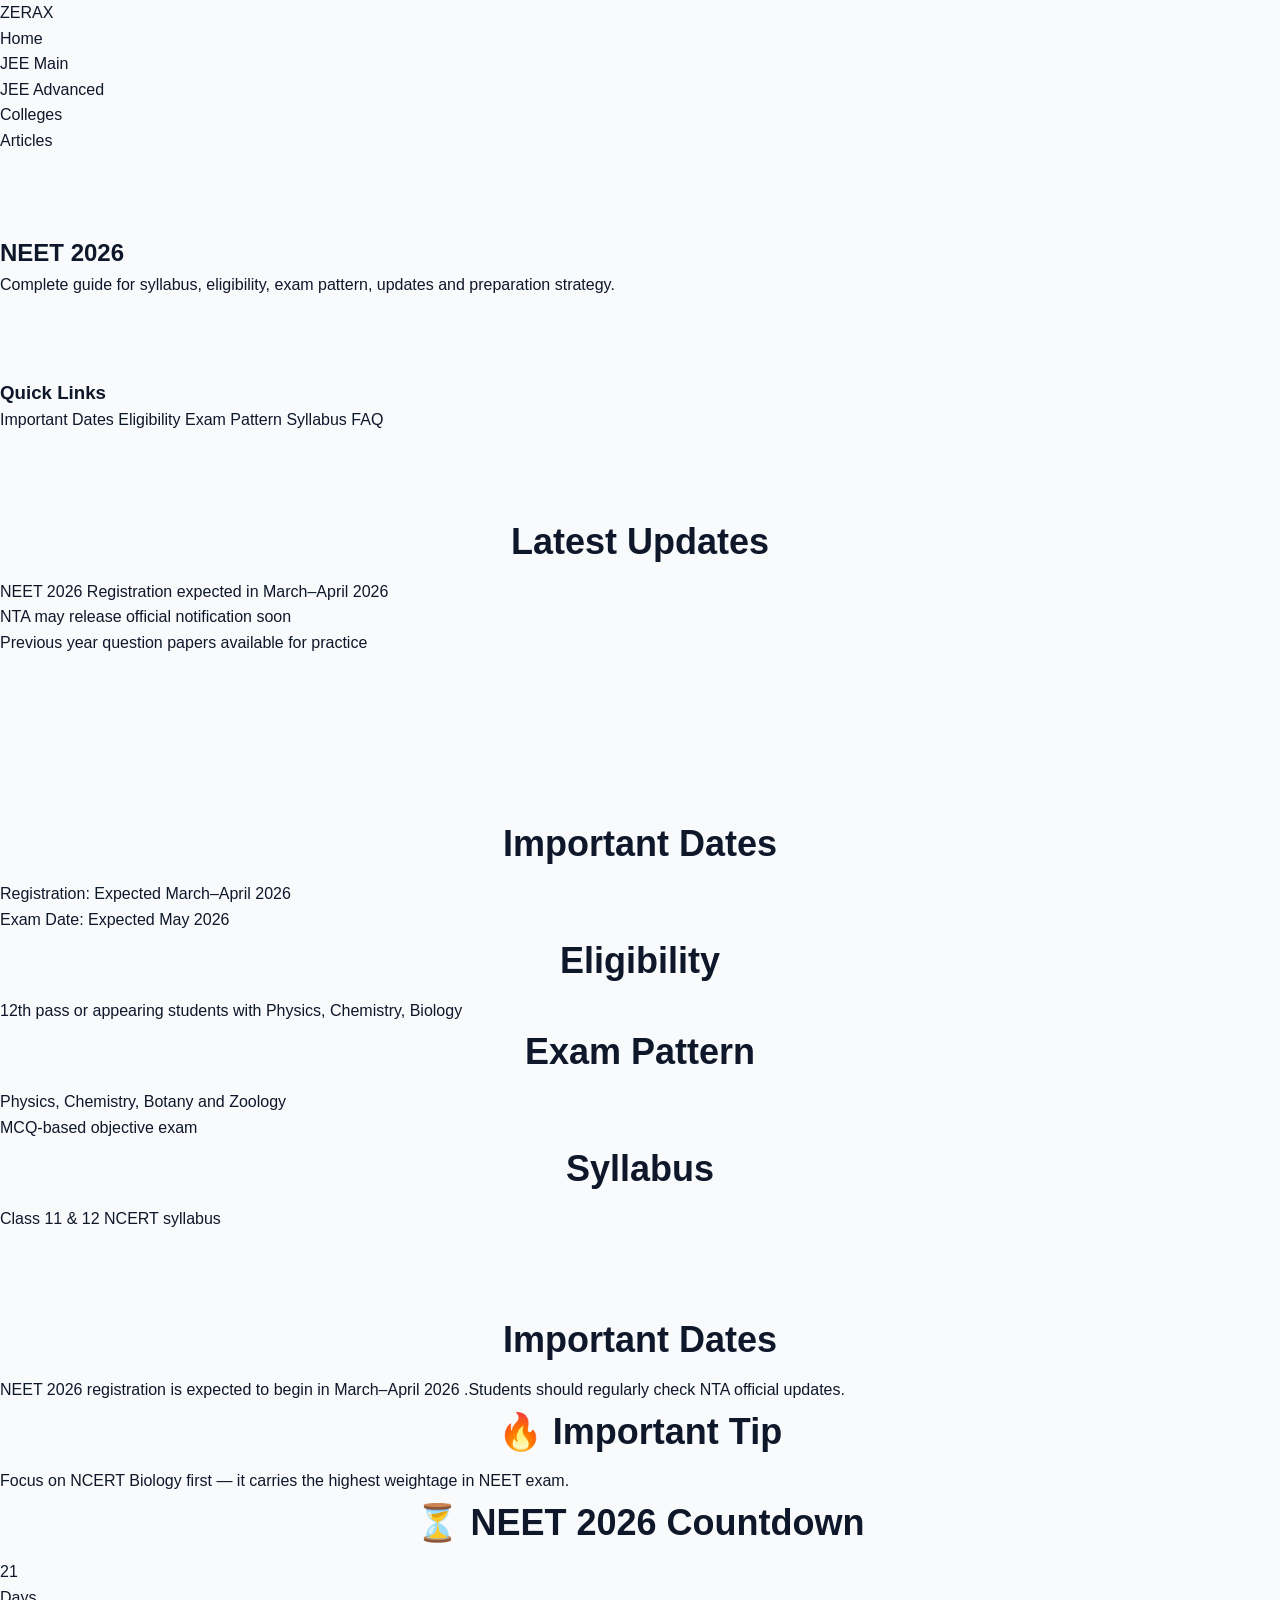
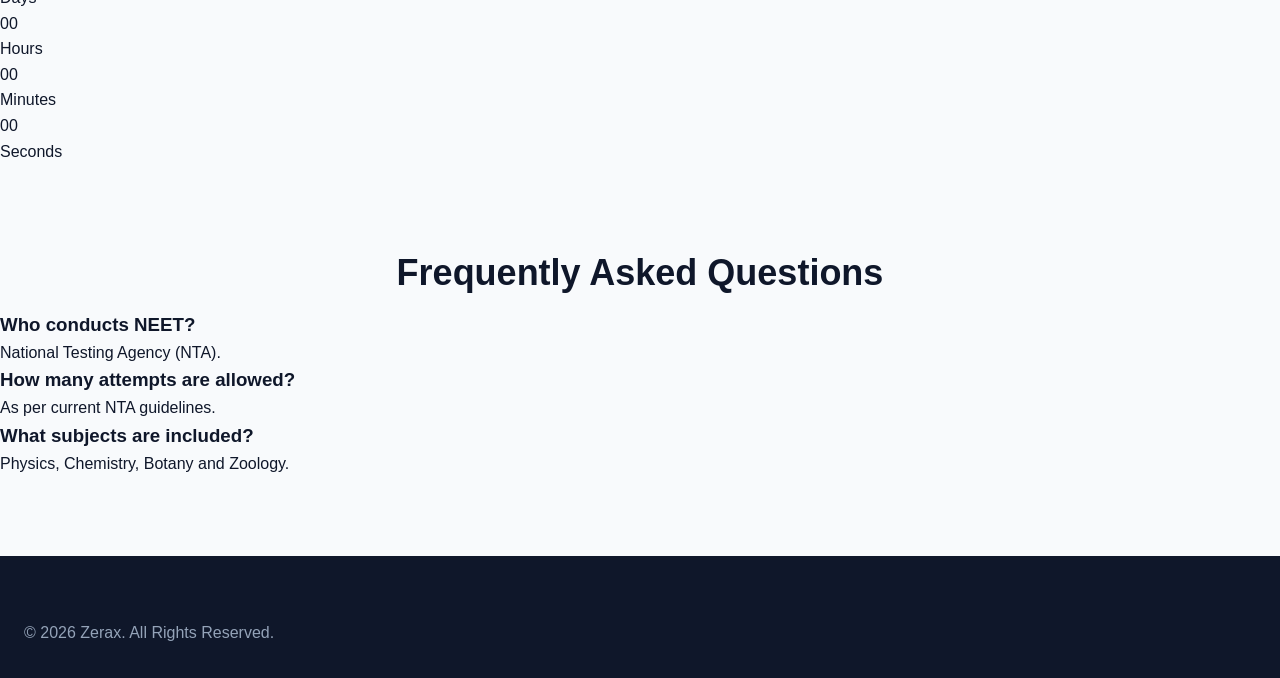
<file: neet.html>
<!DOCTYPE html>
<html lang="en">
<head>
    <meta charset="UTF-8">
    <meta name="viewport" content="width=device-width, initial-scale=1.0">

    <title>NEET 2026 Guide - Zerax</title>

    <!-- SEO -->
    <meta name="description" content="NEET 2026 complete guide - syllabus, exam pattern, eligibility, important dates, and preparation strategy by Zerax.">
    <meta name="keywords" content="NEET 2026, NEET exam, NTA NEET, medical entrance exam, NEET syllabus, NEET preparation">
    <meta name="author" content="Zerax">

    <link rel="stylesheet" href="style.css">
</head>

<body>

<!-- NAVIGATION -->
<nav>
    <div class="logo">ZERAX</div>

    <ul>
        <li><a href="index.html">Home</a></li>
        <li><a href="jee-main.html">JEE Main</a></li>
        <li><a href="jee-advanced.html">JEE Advanced</a></li>
        <li><a href="colleges.html">Colleges</a></li>
        <li><a href="articles.html">Articles</a></li>
    </ul>
</nav>

<!-- HERO SECTION -->
<section class="exam-hero">
    <h1>NEET 2026</h1>
    <p>Complete guide for syllabus, eligibility, exam pattern, updates and preparation strategy.</p>
</section>

<!-- MAIN LAYOUT -->
<div class="page-layout">

    <!-- SIDEBAR -->
    <aside class="sidebar">
        <h3>Quick Links</h3>
        <a href="#">Important Dates</a>
        <a href="#">Eligibility</a>
        <a href="#">Exam Pattern</a>
        <a href="#">Syllabus</a>
        <a href="#">FAQ</a>
    </aside>

    <!-- MAIN CONTENT -->
    <main class="content-area">

        <!-- UPDATES -->
        <section class="latest-updates">
            <h2>Latest Updates</h2>

            <div class="update-card">
                NEET 2026 Registration expected in March–April 2026
            </div>

            <div class="update-card">
                NTA may release official notification soon
            </div>

            <div class="update-card">
                Previous year question papers available for practice
            </div>
        </section>

        <!-- INFO -->
        <section class="info-section">

            <div class="info-card">
                <h2>Important Dates</h2>
                <p>Registration: Expected March–April 2026</p>
                <p>Exam Date: Expected May 2026</p>
            </div>

            <div class="info-card">
                <h2>Eligibility</h2>
                <p>12th pass or appearing students with Physics, Chemistry, Biology</p>
            </div>

            <div class="info-card">
                <h2>Exam Pattern</h2>
                <p>Physics, Chemistry, Botany and Zoology</p>
                <p>MCQ-based objective exam</p>
            </div>

            <div class="info-card">
                <h2>Syllabus</h2>
                <p>Class 11 & 12 NCERT syllabus</p>
            </div>

        </section>

            <h2>Important Dates</h2>
            <p>NEET 2026 registration is expected to begin in March–April 2026 .Students should regularly check NTA official updates.</p>
        <div class="info-card">
    <h2>🔥 Important Tip</h2>
    <p>Focus on NCERT Biology first — it carries the highest weightage in NEET exam.</p>
</div>
<div class="clock-container">
    <h2>⏳ NEET 2026 Countdown</h2>

    <div class="clock">
        <div class="box">
            <span id="days">21</span>
            <p>Days</p>
        </div>

        <div class="box">
            <span id="hours">00</span>
            <p>Hours</p>
        </div>

        <div class="box">
            <span id="minutes">00</span>
            <p>Minutes</p>
        </div>

        <div class="box">
            <span id="seconds">00</span>
            <p>Seconds</p>
        </div>
    </div>
</div>

<script>
function updateTimer() {
    const examDate = new Date("May 3, 2026 09:00:00").getTime();
    const now = new Date().getTime();
    const diff = examDate - now;

    if (diff <= 0) return;

    let days = Math.floor(diff / (1000 * 60 * 60 * 24));
    let hours = Math.floor((diff % (1000 * 60 * 60 * 24)) / (1000 * 60 * 60));
    let minutes = Math.floor((diff % (1000 * 60 * 60)) / (1000 * 60));
    let seconds = Math.floor((diff % (1000 * 60)) / 1000);

    document.getElementById("days").innerText = days;
    document.getElementById("hours").innerText = hours;
    document.getElementById("minutes").innerText = minutes;
    document.getElementById("seconds").innerText = seconds;
}

setInterval(updateTimer, 1000);
updateTimer();
</script>

        <!-- FAQ -->
        <section class="faq-section">

            <h2>Frequently Asked Questions</h2>

            <div class="faq-card">
                <h3>Who conducts NEET?</h3>
                <p>National Testing Agency (NTA).</p>
            </div>

            <div class="faq-card">
                <h3>How many attempts are allowed?</h3>
                <p>As per current NTA guidelines.</p>
            </div>

            <div class="faq-card">
                <h3>What subjects are included?</h3>
                <p>Physics, Chemistry, Botany and Zoology.</p>
            </div>

        </section>

    </main>
</div>

<!-- FOOTER -->
<footer>
    <p>© 2026 Zerax. All Rights Reserved.</p>
</footer>

</body>
</html>
</file>
<file: style.css>
/* ==========================================================================
   1. ROOT VARIABLES & RESET
   ========================================================================== */
:root {
  --primary-color: #4f46e5;
  --primary-hover: #4338ca;
  --secondary-color: #0ea5e9;
  --accent-color: #f59e0b;
  --bg-light: #f8fafc;
  --bg-surface: #ffffff;
  --text-dark: #0f172a;
  --text-muted: #64748b;
  --border-color: #e2e8f0;
  --shadow-sm: 0 1px 3px rgba(0, 0, 0, 0.1);
  --shadow-md: 0 4px 6px -1px rgba(0, 0, 0, 0.1), 0 2px 4px -1px rgba(0, 0, 0, 0.06);
  --shadow-lg: 0 10px 15px -3px rgba(0, 0, 0, 0.1), 0 4px 6px -2px rgba(0, 0, 0, 0.05);
  --radius-sm: 8px;
  --radius-md: 12px;
  --radius-lg: 16px;
  --transition: all 0.3s cubic-bezier(0.4, 0, 0.2, 1);
  --font-family: 'Poppins', sans-serif;
}

*, *::before, *::after {
  box-sizing: border-box;
  margin: 0;
  padding: 0;
}

html {
  scroll-behavior: smooth;
}

body {
  font-family: var(--font-family);
  background-color: var(--bg-light);
  color: var(--text-dark);
  line-height: 1.6;
  overflow-x: hidden;
}

a {
  text-decoration: none;
  color: inherit;
  transition: var(--transition);
}

ul {
  list-style: none;
}

/* ==========================================================================
   2. REUSABLE COMPONENTS & UTILITIES
   ========================================================================== */
.container {
  max-width: 1200px;
  margin: 0 auto;
  padding: 0 1.5rem;
}

section {
  padding: 5rem 0;
}

.section-subtitle {
  text-align: center;
  color: var(--text-muted);
  font-size: 1.1rem;
  margin-bottom: 3rem;
}

h2 {
  font-size: 2.25rem;
  font-weight: 700;
  text-align: center;
  margin-bottom: 0.5rem;
  color: var(--text-dark);
}

.btn {
  display: inline-block;
  background-color: var(--primary-color);
  color: #fff;
  padding: 0.75rem 1.75rem;
  border-radius: var(--radius-sm);
  font-weight: 600;
  text-align: center;
  cursor: pointer;
  border: none;
  box-shadow: var(--shadow-sm);
  transition: var(--transition);
}

.btn:hover {
  background-color: var(--primary-hover);
  transform: translateY(-2px);
  box-shadow: var(--shadow-md);
}

.cards {
  display: grid;
  grid-template-columns: repeat(auto-fit, minmax(260px, 1fr));
  gap: 2rem;
}

.card {
  background-color: var(--bg-surface);
  padding: 2.5rem 1.5rem;
  border-radius: var(--radius-md);
  border: 1px solid var(--border-color);
  box-shadow: var(--shadow-sm);
  transition: var(--transition);
  display: flex;
  flex-direction: column;
  align-items: center;
  text-align: center;
}

.card:hover {
  transform: translateY(-6px);
  box-shadow: var(--shadow-lg);
  border-color: transparent;
}

.card i {
  color: var(--primary-color);
  margin-bottom: 1.25rem;
}

.card h2 {
  font-size: 1.35rem;
  margin-bottom: 0.75rem;
}

.card p {
  color: var(--text-muted);
  font-size: 0.95rem;
  margin-bottom: 1.5rem;
  flex-grow: 1;
}

/* ==========================================================================
   3. HEADER & NAVIGATION
   ========================================================================== */
.header {
  position: sticky;
  top: 0;
  z-index: 1000;
  background-color: rgba(255, 255, 255, 0.9);
  backdrop-filter: blur(10px);
  border-bottom: 1px solid var(--border-color);
  padding: 1rem 5%;
  display: flex;
  justify-content: space-between;
  align-items: center;
}

.logo img {
  height: 40px;
  width: auto;
}

.nav-links {
  display: flex;
  gap: 2rem;
}

.nav-links a {
  font-weight: 500;
  color: var(--text-dark);
}

.nav-links a:hover {
  color: var(--primary-color);
}

/* ==========================================================================
   4. HERO SECTION
   ========================================================================== */
.hero {
  background: linear-gradient(135deg, #0f172a 0%, #1e1b4b 100%);
  color: #fff;
  padding: 6rem 1.5rem;
  text-align: center;
}

.hero h1 {
  font-size: 3rem;
  font-weight: 800;
  letter-spacing: -0.5px;
  line-height: 1.2;
}

.hero h1:first-child {
  color: var(--secondary-color);
  font-size: 1.5rem;
  letter-spacing: 2px;
  margin-bottom: 0.5rem;
}

.hero p {
  max-width: 700px;
  margin: 1.5rem auto 2.5rem;
  color: #94a3b8;
  font-size: 1.1rem;
}

.hero-search {
  display: flex;
  justify-content: center;
  align-items: center;
  gap: 0.5rem;
  max-width: 600px;
  margin: 0 auto;
  background: #fff;
  padding: 0.5rem;
  border-radius: var(--radius-md);
  box-shadow: var(--shadow-lg);
}

.hero-search input {
  border: none;
  outline: none;
  padding: 0.75rem 1rem;
  width: 100%;
  font-family: inherit;
  font-size: 1rem;
  border-radius: var(--radius-sm);
}

.hero-search .btn {
  white-space: nowrap;
}

/* ==========================================================================
   5. NEWS TICKER
   ========================================================================== */
.news-bar {
  background-color: var(--text-dark);
  color: #fff;
  padding: 0.75rem 0;
  overflow: hidden;
  white-space: nowrap;
  border-bottom: 2px solid var(--primary-color);
}

.news-bar span {
  display: inline-block;
  padding-left: 100%;
  animation: ticker 30s linear infinite;
  font-size: 0.95rem;
  font-weight: 500;
}

@keyframes ticker {
  0% { transform: translate3d(0, 0, 0); }
  100% { transform: translate3d(-100%, 0, 0); }
}

/* ==========================================================================
   6. QUICK STATS
   ========================================================================== */
.stats {
  background: linear-gradient(135deg, var(--primary-color), var(--secondary-color));
  color: #fff;
  display: grid;
  grid-template-columns: repeat(auto-fit, minmax(200px, 1fr));
  gap: 2rem;
  padding: 4rem 1.5rem;
  text-align: center;
}

.stat-box h2 {
  font-size: 2.75rem;
  color: #fff;
  margin-bottom: 0.25rem;
}

.stat-box p {
  font-size: 1.1rem;
  opacity: 0.9;
}

/* ==========================================================================
   7. TESTIMONIALS & NEWSLETTER & CTA
   ========================================================================== */
.testimonials .card h2 {
  color: var(--accent-color);
  letter-spacing: 2px;
}

.testimonials .card h3 {
  margin-top: 1rem;
  font-size: 0.95rem;
  color: var(--primary-color);
}

.newsletter {
  background-color: var(--bg-surface);
  border-top: 1px solid var(--border-color);
  border-bottom: 1px solid var(--border-color);
}

.newsletter .hero-search {
  border: 1px solid var(--border-color);
}

.cta {
  background: linear-gradient(135deg, #1e1b4b 0%, #0f172a 100%);
  color: #fff;
  text-align: center;
}

.cta h2 {
  color: #fff;
}

.cta p {
  color: #94a3b8;
  margin: 1rem 0 2rem;
}

/* ==========================================================================
   8. FOOTER
   ========================================================================== */
footer {
  background-color: var(--text-dark);
  color: #94a3b8;
  padding: 4rem 1.5rem 2rem;
}

.footer-container {
  max-width: 1200px;
  margin: 0 auto;
  display: grid;
  grid-template-columns: repeat(auto-fit, minmax(200px, 1fr));
  gap: 3rem;
}

.footer-column h2, 
.footer-column h3 {
  color: #fff;
  font-size: 1.2rem;
  margin-bottom: 1.25rem;
  text-align: left;
}

.footer-column a {
  display: block;
  margin-bottom: 0.75rem;
  font-size: 0.95rem;
}

.footer-column a:hover {
  color: #fff;
}

footer hr {
  border: none;
  border-top: 1px solid #334155;
  margin: 3rem 0 1.5rem;
}

.footer-bottom {
  text-align: center;
  font-size: 0.9rem;
}

/* ==========================================================================
   9. FLOATING ACTION BUTTON
   ========================================================================== */
.chat-btn {
  position: fixed;
  bottom: 2rem;
  right: 2rem;
  background-color: var(--primary-color);
  color: #fff;
  width: 60px;
  height: 60px;
  border-radius: 50%;
  display: flex;
  align-items: center;
  justify-content: center;
  font-size: 1.5rem;
  box-shadow: var(--shadow-lg);
  cursor: pointer;
  transition: var(--transition);
  z-index: 999;
}

.chat-btn:hover {
  transform: scale(1.1);
  background-color: var(--primary-hover);
}

/* ==========================================================================
   10. RESPONSIVE DESIGN
   ========================================================================== */
@media (max-width: 768px) {
  .header {
    flex-direction: column;
    gap: 1rem;
    padding: 1rem;
  }

  .nav-links {
    gap: 1rem;
    flex-wrap: wrap;
    justify-content: center;
    font-size: 0.9rem;
  }

  .hero h1 {
    font-size: 2rem;
  }

  .hero-search {
    flex-direction: column;
    background: transparent;
    box-shadow: none;
  }

  .hero-search input {
    border-radius: var(--radius-sm);
  }

  .hero-search .btn {
    width: 100%;
  }

  section {
    padding: 3rem 0;
  }
}
</file>
